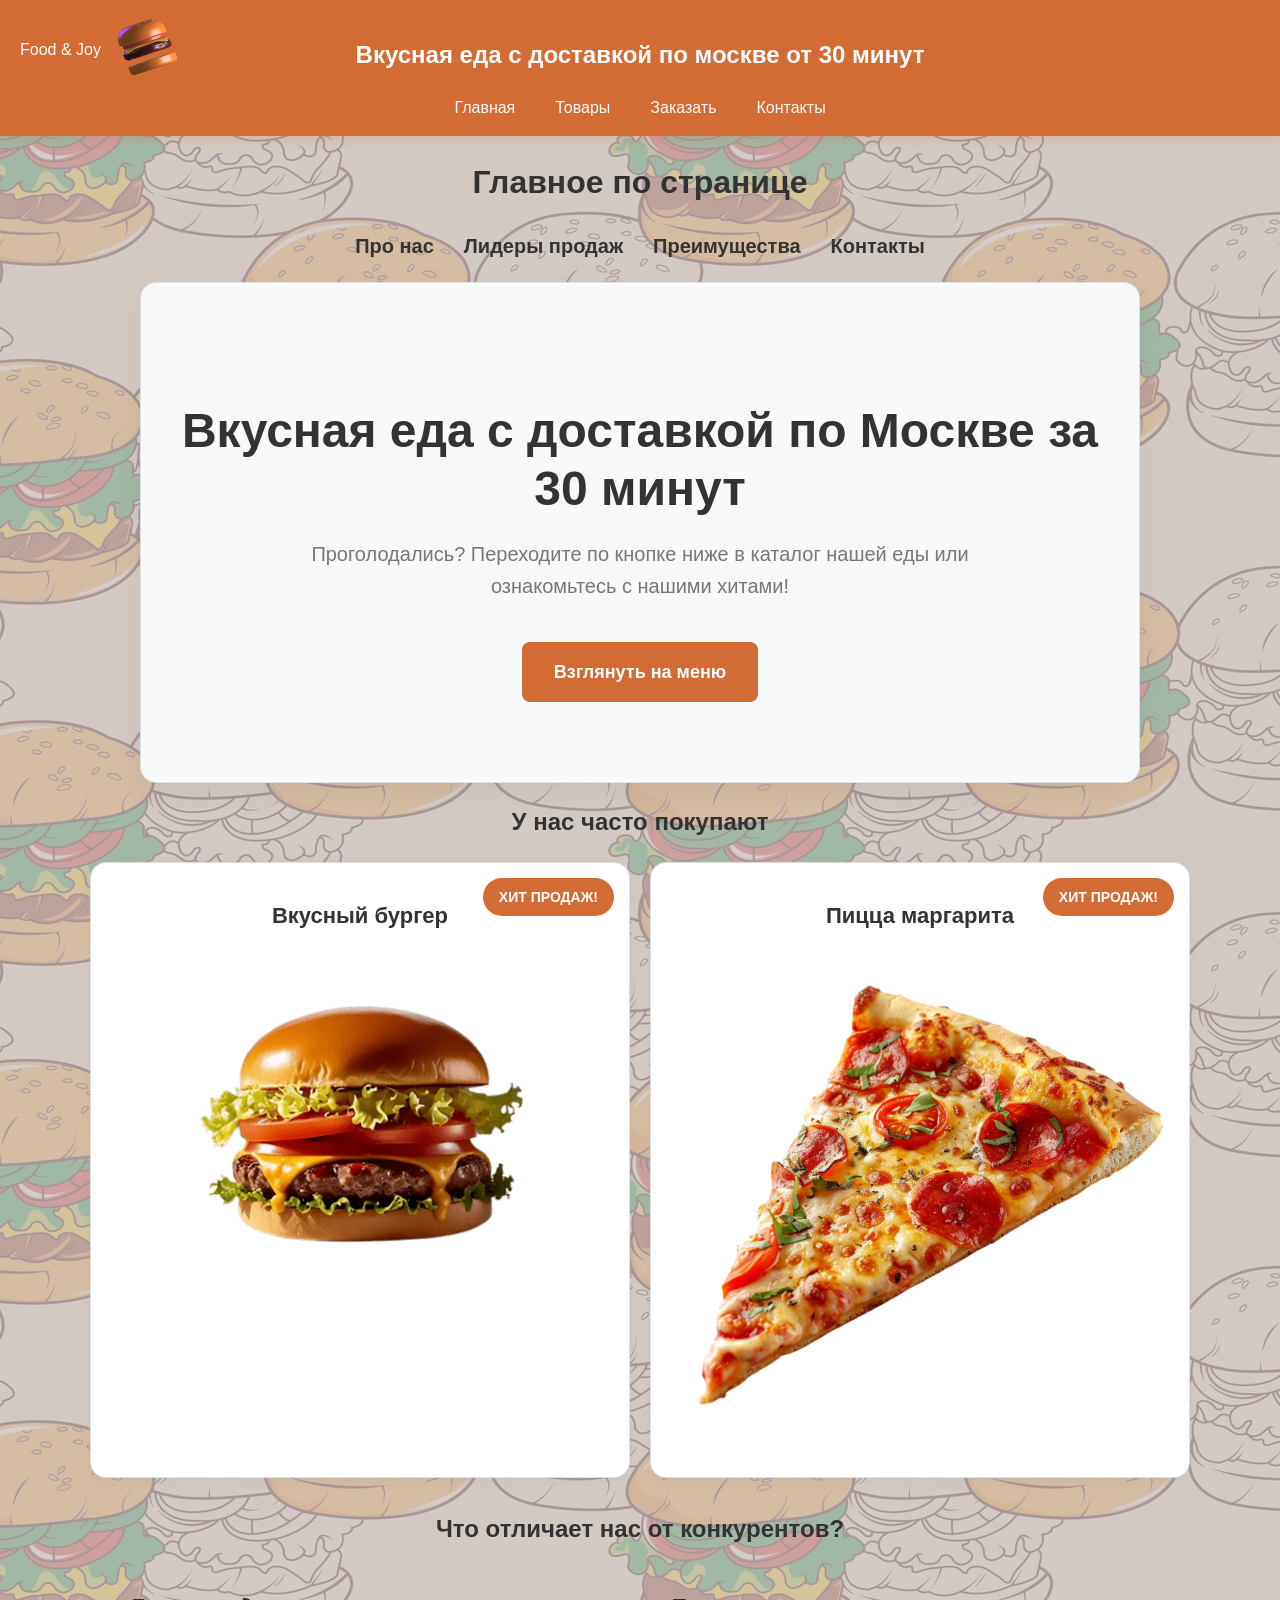
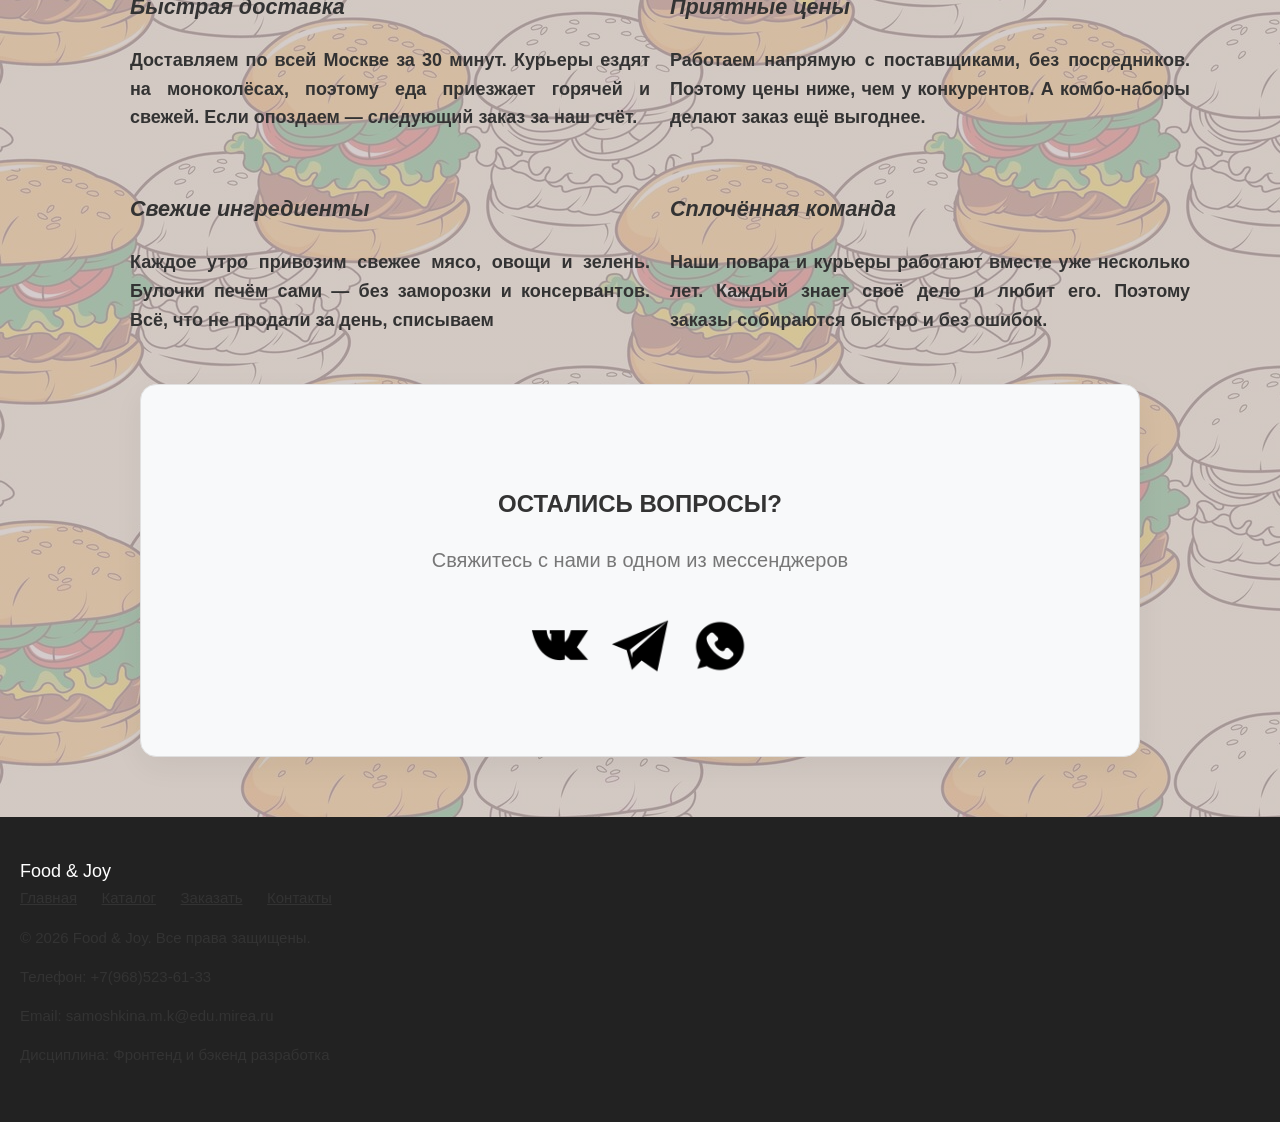
<file: index.html>
<!DOCTYPE html>
<html lang="ru">
<head>
  <meta charset="UTF-8">
  <meta name="viewport" content="width=device-width, initial-scale=1.0">
  <meta name="description" content="Food & Joy — вкусная еда с доставкой по Москве за 30 минут. Бургеры, пицца, закуски, милкшейки.">
  <title>Главная страница — Food &amp; Joy</title>
  <link rel="stylesheet" href="css/style.css">
  <link rel="stylesheet" href="css/responsive.css">
</head>


<body>
  <a href="#main-content" class="skip-link">Перейти к содержимому</a>
  <!-- Хэдер-->
  <header> 
    <div class = "site-header__content">

      <!--Логотип с текстом-->
      <div class = "site-header">
        <a href = "index.html" class = "logo">
          <span class = "logo__text">Food &amp; Joy</span>
          <img class = "logo__img" src = "./images/Logo_g.gif" alt = "Food &amp; Joy">
        </a>
        <h1 class = "site-header__title">
          Вкусная еда с доставкой по москве от 30 минут
        </h1>
      </div>
      <!--Логотип с текстом-->

      <!--Навигация по сайту-->
      <button class="nav-toggle" aria-label="Открыть меню">☰ Меню</button>
      <nav class="site-nav" id="main-nav" aria-label="Основная навигация">
        <ul class="site-nav__list">
          <li><a href="index.html">Главная</a></li>
          <li><a href="catalog.html">Товары</a></li>
          <li><a href="order.html">Заказать</a></li>
          <li><a href="contacts.html">Контакты</a></li>
        </ul>
      </nav>
      <!--Навигация по сайту-->
    </div>
  </header>
  <!-- Хэдер-->

  <!-- Основное содержимое страницы -->
    <!--Навигация по главной странице-->
  <main id="main-content">
    <div class = "main-nav">
      <h1>Главное по странице</h1>
        <ul class="main-nav__list">
          <li><a href="#about__us">Про нас</a></li>
          <li><a href="#popular">Лидеры продаж</a></li>
          <li><a href="#advantages">Преимущества</a></li>
          <li><a href="#contacts">Контакты</a></li>
        </ul>
    </div>
    <!--Навигация по главной странице-->

    <!-- hero блок -->
  <section class="hero">
    <div class="hero__content">
      <h1>Вкусная еда с доставкой по Москве за 30 минут</h1>
      <p>Проголодались? Переходите по кнопке ниже в каталог нашей еды
        или ознакомьтесь с нашими хитами!</p>
      <a class="main-hero__button" href="catalog.html">Взглянуть на меню</a>
    </div>
  </section>
  <!-- hero блок -->

    <!-- Лидеры продаж-->
    <section class = "section" id = "popular">
      <h2>У нас часто покупают</h2>
        <div class = "catalog-grid">
          <article class="catalog-card">
            <span class="catalog-card__badge">ХИТ ПРОДАЖ!</span>
            <h2>Вкусный бургер</h2>
            <a class="button-product" href = "product.html"><img src = "./images/Product1.png" alt = "Товар 1"></a>
          </article>

      <article class="catalog-card">
          <span class="catalog-card__badge">ХИТ ПРОДАЖ!</span>
          <h2>Пицца маргарита</h2>
          <a class="button-product" href = "product.html"><img src = "./images/Product5.png" alt = "Товар 5"></a>
      </article>
      </div>
    </section>
    <!-- Лидеры продаж-->

    <!-- Плашка преимуществ-->
    <section class="advantages" id = "advantages">
      <h2>Что отличает нас от конкурентов?</h2>
      <ul class="advantages__list">
        <li>
          <h3 class = "advantages__title">Быстрая доставка</h3>
          <p>
            Доставляем по всей Москве за 30 минут. Курьеры ездят 
            на моноколёсах, поэтому еда приезжает горячей 
            и свежей. Если опоздаем — следующий заказ за наш счёт.
          </p>
        </li>
        <li>
          <h3 class = "advantages__title">Приятные цены</h3>
          <p>
            Работаем напрямую с поставщиками, без посредников. 
            Поэтому цены ниже, чем у конкурентов. А комбо-наборы 
            делают заказ ещё выгоднее.
          </p>
        </li>
        <li>
          <h3 class = "advantages__title">Свежие ингредиенты</h3>
          <p>
            Каждое утро привозим свежее мясо, овощи и зелень. 
            Булочки печём сами — без заморозки и консервантов. 
            Всё, что не продали за день, списываем
          </p>
        </li>
        <li>
          <h3 class = "advantages__title">Сплочённая команда</h3>
          <p>
            Наши повара и курьеры работают вместе уже несколько лет. 
            Каждый знает своё дело и любит его. Поэтому заказы 
            собираются быстро и без ошибок.
          </p>
        </li>
      </ul>
    </section>
    <!-- Плашка преимуществ-->

    <!--Доп плашка с контактами-->
      <aside class="hero" id = "contacts">
      <h2>Остались вопросы?</h2>
      <p>
        Свяжитесь с нами в одном из мессенджеров
      </p>
      <div class="main-hero__socials">
        <a class = "main-hero__link" href = "vk.com">
          <img src = "./images/Vk_logo.png" alt="Ссылка на VK">
        </a>
        <a class = "main-hero__link" href = "telegram.com">
          <img src = "./images/Tg_logo.png" alt="Ссылка на Telegram">
        </a>
        <a class = "main-hero__link" href = "what's up.com">
          <img src = "./images/W_logo.png" alt="Ссылка на Ватсап">
        </a>
      </div>
      </aside>
  </main>
    <!--Доп плашка с контактами-->

    <!-- Подвал-->
    <footer>
      <div class = "footer">
        <span>Food & Joy</span>
        <nav class="footer__nav">
          <a href="index.html">Главная</a>
          <a href="catalog.html">Каталог</a>
          <a href="order.html">Заказать</a>
          <a href="contacts.html">Контакты</a>
        </nav>
        <div class="footer__info">
          <p>&copy; 2026 Food & Joy. Все права защищены.</p>
          <p>Телефон: +7(968)523-61-33</p>
          <p>Email: samoshkina.m.k@edu.mirea.ru</p>
          <p>Дисциплина: Фронтенд и бэкенд разработка</p>
        </div>
      </div>
    </footer>
    <!-- Подвал-->

<script src="js/main.js"></script>

</body>

</html>
</file>
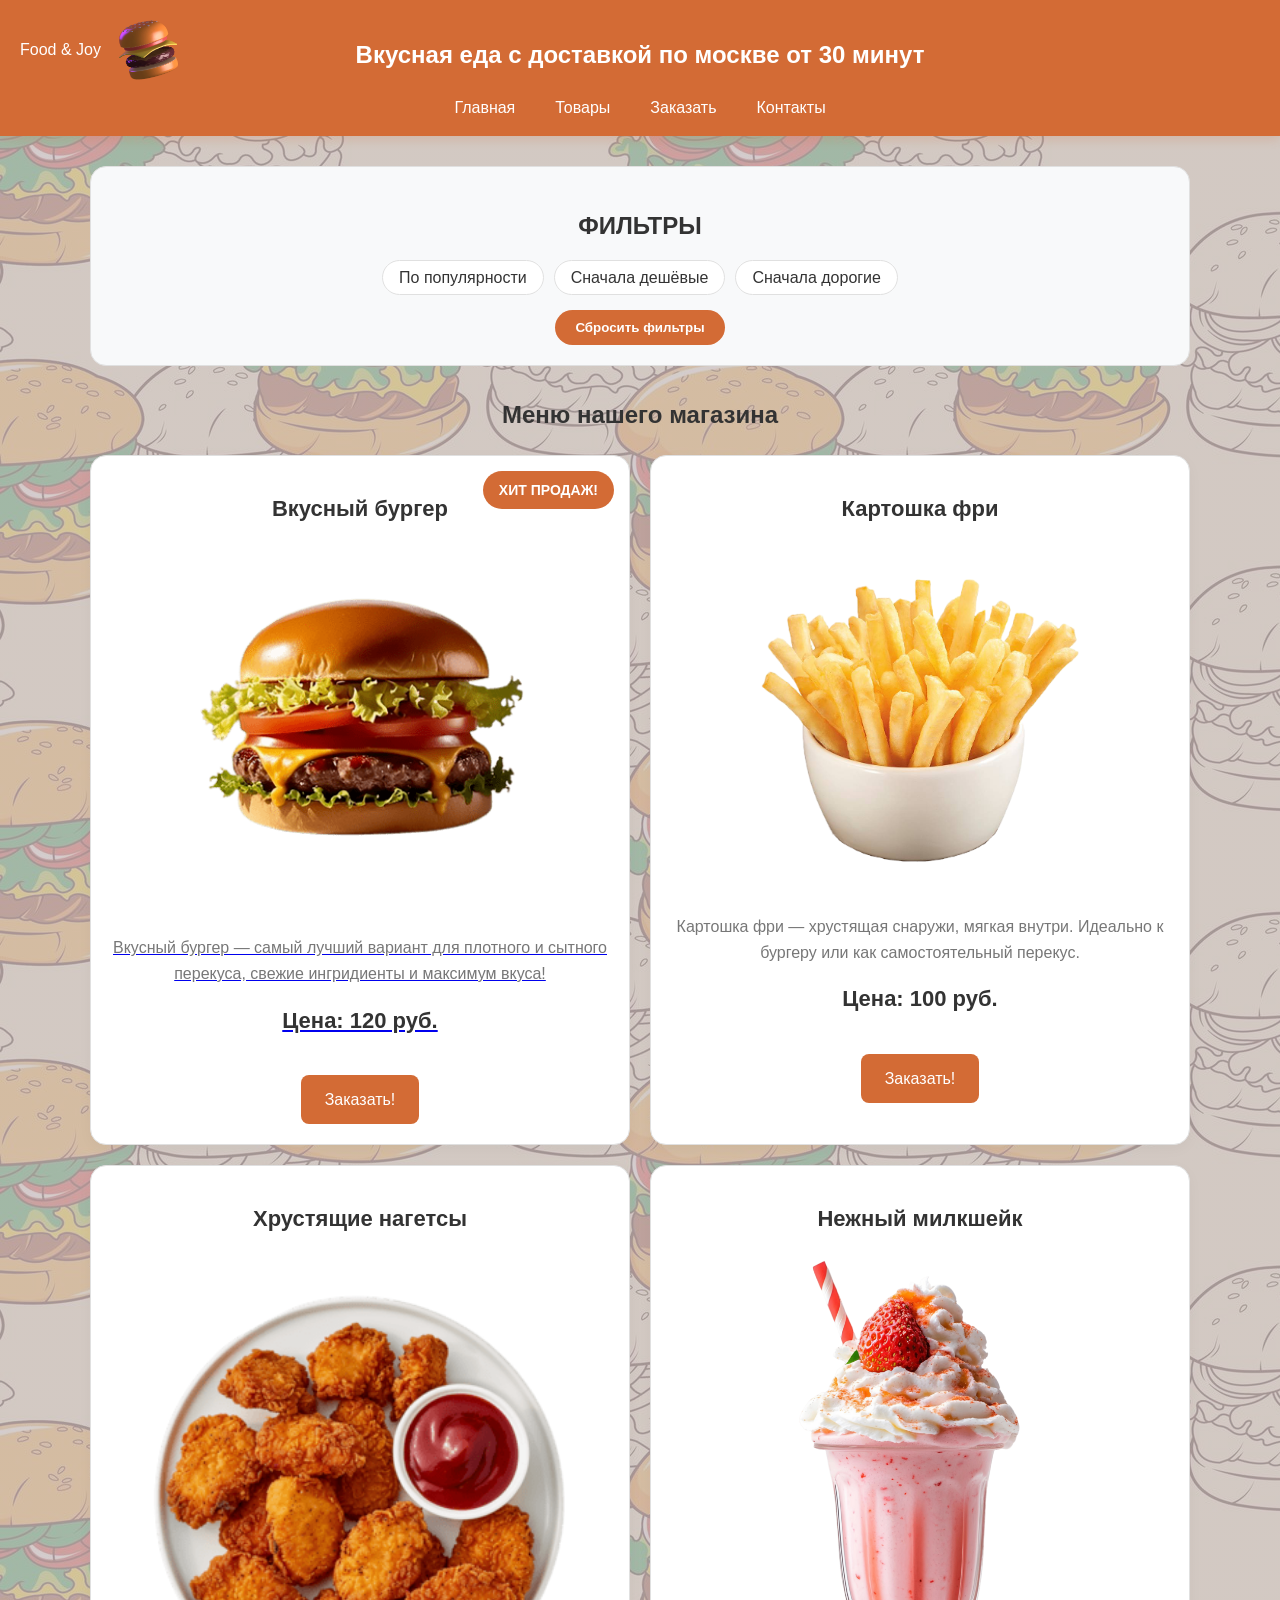
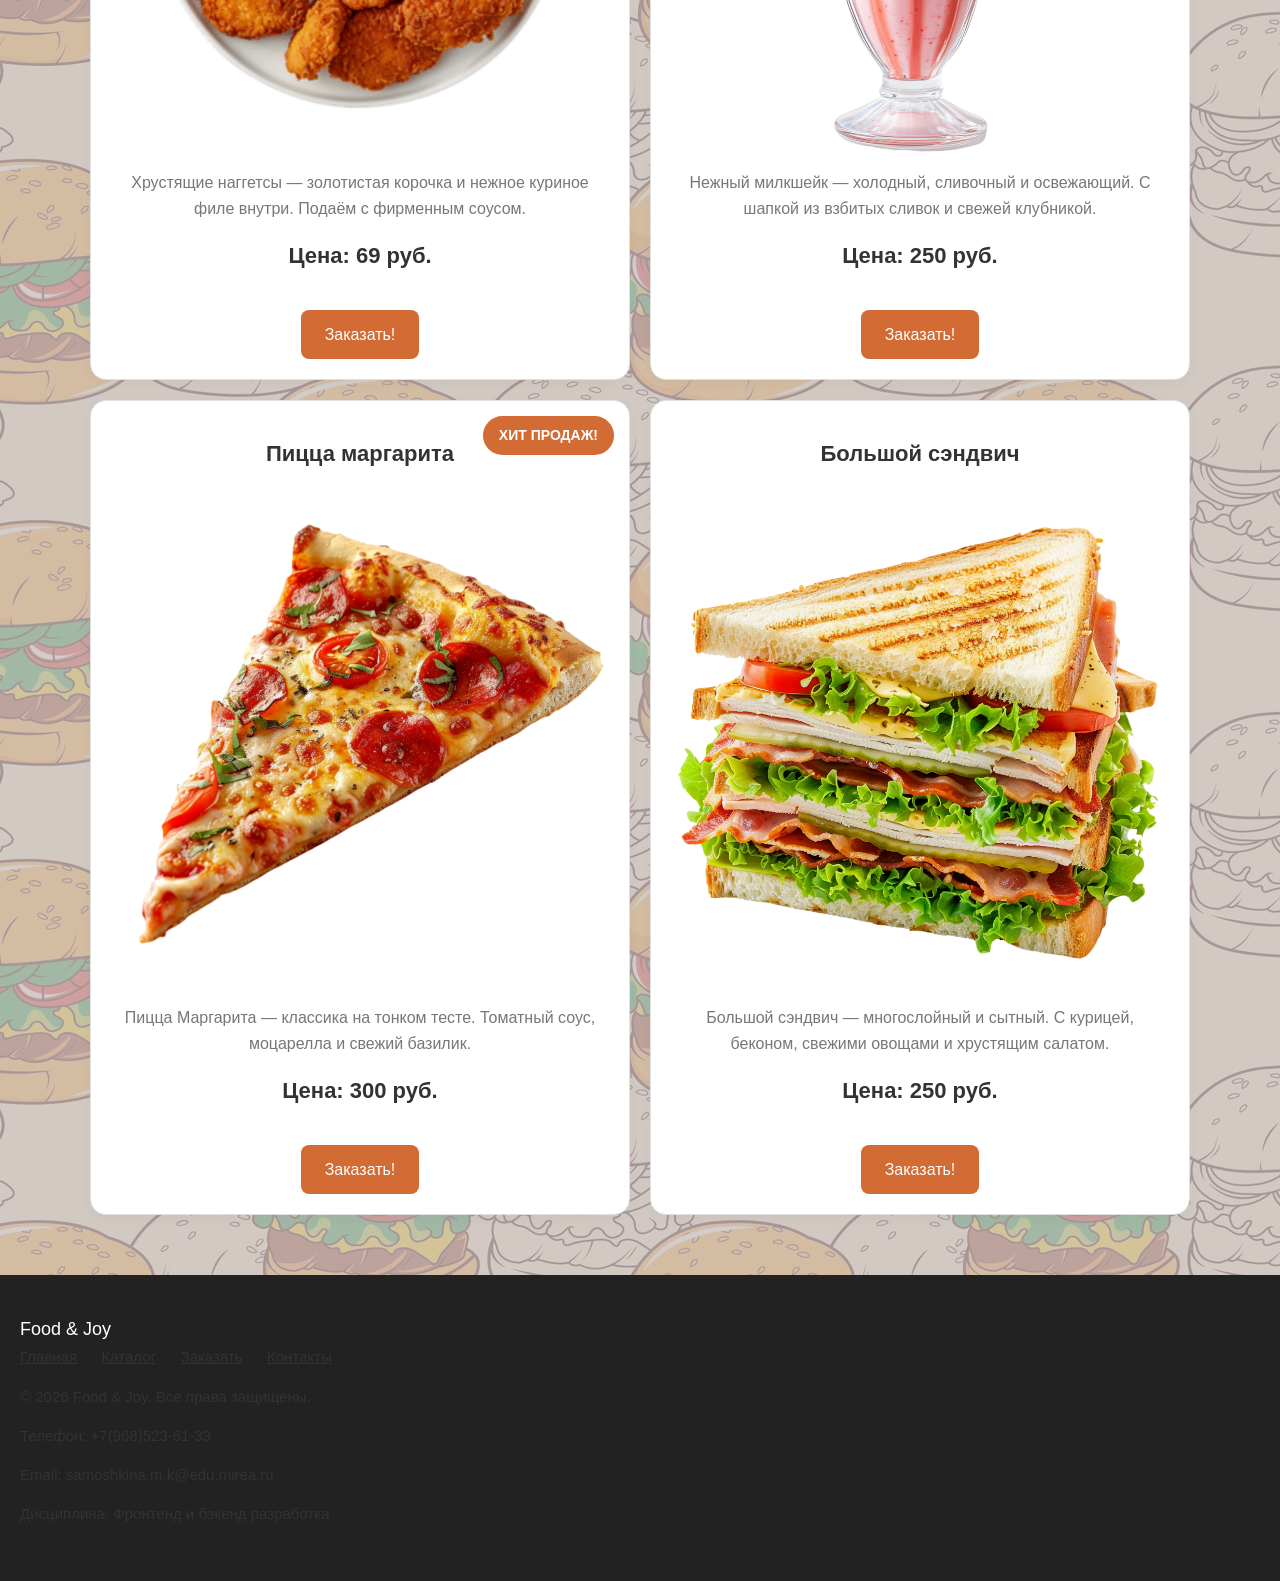
<file: catalog.html>
<!DOCTYPE html>
<html lang="ru">
<head>
    <meta charset="UTF-8">
    <meta name="viewport" content="width=device-width, initial-scale=1.0">
    <meta name="description" content="Каталог еды Food & Joy: бургеры, картошка фри, наггетсы, пицца, сэндвичи, милкшейки. Цены и состав.">
    <link rel="stylesheet" href="css/style.css">
    <link rel="stylesheet" href="css/responsive.css">
    <title>Каталог товаров — Food &amp; Joy</title>
</head>

<body>
  <a href="#main-content" class="skip-link">Перейти к содержимому</a>
<!-- Хэдер-->
<header> 
  <div class = "site-header__content">

    <!--Логотип с текстом-->
    <div class = "site-header">
      <a href = "index.html" class = "logo">
        <span class = "logo__text">Food &amp; Joy</span>
        <img class = "logo__img" src = "./images/Logo_g.gif" alt = "Food &amp; Joy">
      </a>
      <h1 class = "site-header__title">
        Вкусная еда с доставкой по москве от 30 минут
      </h1>
    </div>
    <!--Логотип с текстом-->

    <!--Навигация по сайту-->
    <button class="nav-toggle" aria-label="Открыть меню">☰ Меню</button>
    <nav class="site-nav" id="main-nav" aria-label="Основная навигация">
      <ul class="site-nav__list">
        <li><a href="index.html">Главная</a></li>
        <li><a href="catalog.html">Товары</a></li>
        <li><a href="order.html">Заказать</a></li>
        <li><a href="contacts.html">Контакты</a></li>
      </ul>
    </nav>
    <!--Навигация по сайту-->
  </div>
</header>
<!-- Хэдер-->

    <main id="main-content">

      <!-- Блок фильтров -->
      <aside class="catalog-filters">
          <h2 class="catalog-filters__title">Фильтры</h2>
          
          <!-- Сортировка -->
          <div class="catalog-filters__group">
              <ul class="catalog-filters__list">
                  <li class="catalog-filters__item">
                      <a href="#" class="catalog-filters__link">По популярности</a>
                  </li>
                  <li class="catalog-filters__item">
                      <a href="#" class="catalog-filters__link">Сначала дешёвые</a>
                  </li>
                  <li class="catalog-filters__item">
                      <a href="#" class="catalog-filters__link">Сначала дорогие</a>
                  </li>
              </ul>
          </div>
          
          <!-- Кнопка сброса -->
          <button type="button" class="catalog-filters__reset">Сбросить фильтры</button>  
      </aside>
      <!-- Блок фильтров -->

        <section class="section">
            <h1>Меню нашего магазина</h1>
            <div class = "catalog-grid">
                <article class="catalog-card">
                  <span class="catalog-card__badge">ХИТ ПРОДАЖ!</span>
                  <h2>Вкусный бургер</h2>
                  <a class="button-product" href = "product.html"><img src="./images/Product1.png" srcset="./images/Product1.png 1x" sizes="(max-width: 767px) 100vw, (max-width: 1024px) 50vw, 50vw", alt="Товар 1" loading="lazy" width="400" height="340"
>
                  <p class = "catalog-card__text">
                    Вкусный бургер — самый лучший вариант для плотного и сытного перекуса, свежие ингридиенты и максимум вкуса!
                  </p>
                  <p class = "catalog-card__price">Цена: 120 руб.</p>
                  <a class="button-order" href = "order.html">Заказать!</a>
                </article>

                <article class="catalog-card">
                  <h2>Картошка фри</h2>
                  <a class="button-product" href = "product.html"><img src = "./images/Product2.png" alt = "Товар 2"></a>
                  <p class = "catalog-card__text">
                    Картошка фри — хрустящая снаружи, мягкая внутри. Идеально к бургеру или как самостоятельный перекус.
                  </p>
                  <p class = "catalog-card__price">Цена: 100 руб.</p>
                  <a class="button-order" href = "order.html">Заказать!</a>
                </article>

                <article class="catalog-card">
                  <h2>Хрустящие нагетсы</h2>
                  <a class="button-product" href = "product.html"><img src = "./images/Product3.png" alt = "Товар 3"></a>
                  <p class = "catalog-card__text">
                    Хрустящие наггетсы — золотистая корочка и нежное куриное филе внутри. Подаём с фирменным соусом.
                  </p>
                  <p class = "catalog-card__price">Цена: 69 руб.</p>
                  <a class="button-order" href = "order.html">Заказать!</a>
                </article>

                <article class="catalog-card">
                  <h2>Нежный милкшейк</h2>
                  <a class="button-product" href = "product.html"><img src = "./images/Product4.png" alt = "Товар 4"></a>
                  <p class = "catalog-card__text">
                    Нежный милкшейк — холодный, сливочный и освежающий. С шапкой из взбитых сливок и свежей клубникой.
                  </p>
                  <p class = "catalog-card__price">Цена: 250 руб.</p>
                  <a class="button-order" href = "order.html">Заказать!</a>
                </article>

                <article class="catalog-card">
                  <span class="catalog-card__badge">ХИТ ПРОДАЖ!</span>
                  <h2>Пицца маргарита</h2>
                  <a class="button-product" href = "product.html"><img src = "./images/Product5.png" alt = "Товар 5"></a>
                  <p class = "catalog-card__text">
                    Пицца Маргарита — классика на тонком тесте. Томатный соус, моцарелла и свежий базилик.
                  </p>
                  <p class = "catalog-card__price">Цена: 300 руб.</p>
                  <a class="button-order" href = "order.html">Заказать!</a>
                </article>

                <article class="catalog-card">
                  <h2>Большой сэндвич</h2>
                  <a class="button-product" href = "product.html"><img src = "./images/Product6.png" alt = "Товар 6"></a>
                  <p class = "catalog-card__text">
                    Большой сэндвич — многослойный и сытный. С курицей, беконом, свежими овощами и хрустящим салатом.
                  </p>
                  <p class = "catalog-card__price">Цена: 250 руб.</p>
                  <a class="button-order" href = "order.html">Заказать!</a>
                </article>
            </div>
        </section>
    </main>

    <!-- Подвал-->
  <footer>
    <div class = "footer">
      <span>Food & Joy</span>
      <nav class="footer__nav">
        <a href="index.html">Главная</a>
        <a href="catalog.html">Каталог</a>
        <a href="order.html">Заказать</a>
        <a href="contacts.html">Контакты</a>
      </nav>
      <div class="footer__info">
        <p>&copy; 2026 Food & Joy. Все права защищены.</p>
        <p>Телефон: +7(968)523-61-33</p>
        <p>Email: samoshkina.m.k@edu.mirea.ru</p>
        <p>Дисциплина: Фронтенд и бэкенд разработка</p>
      </div>
    </div>
  </footer>
  <!-- Подвал-->

<script src="js/main.js"></script>
</body>
</html>
</file>
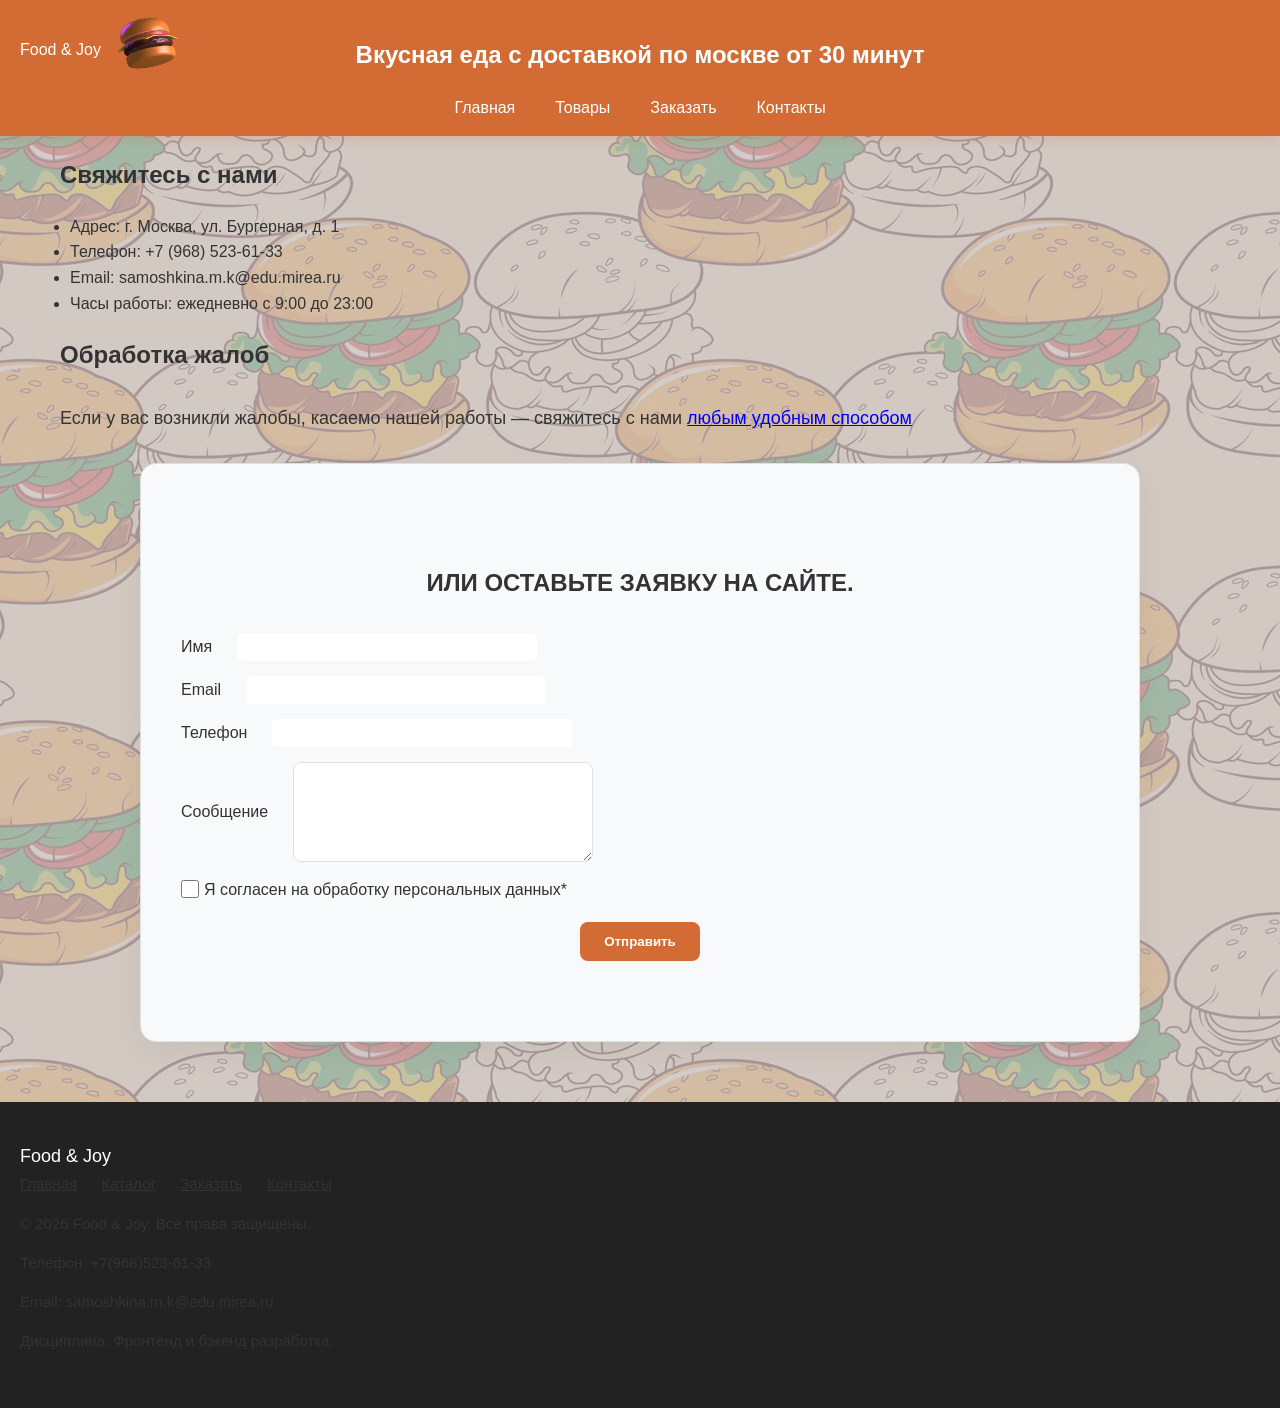
<file: contacts.html>
<!DOCTYPE html>
<html lang="ru">
<head>
    <meta charset="UTF-8">
    <meta name="viewport" content="width=device-width, initial-scale=1.0">
    <meta name="description" content="Контакты Food & Joy: адрес, телефон, email, часы работы. Форма обратной связи.">
    <link rel="stylesheet" href="css/style.css">
    <link rel="stylesheet" href="css/responsive.css">
    <title>Контактная информация</title>
</head>

<body>
<a href="#main-content" class="skip-link">Перейти к содержимому</a>
<!-- Хэдер-->
<header> 
  <div class = "site-header__content">

    <!--Логотип с текстом-->
    <div class = "site-header">
      <a href = "index.html" class = "logo">
        <span class = "logo__text">Food &amp; Joy</span>
        <img class = "logo__img" src = "./images/Logo_g.gif" alt = "Food &amp; Joy">
      </a>
      <h1 class = "site-header__title">
        Вкусная еда с доставкой по москве от 30 минут
      </h1>
    </div>
    <!--Логотип с текстом-->

    <!--Навигация по сайту-->
    <button class="nav-toggle" aria-label="Открыть меню">☰ Меню</button>
    <nav class="site-nav" id="main-nav" aria-label="Основная навигация">
      <ul class="site-nav__list">
        <li><a href="index.html">Главная</a></li>
        <li><a href="catalog.html">Товары</a></li>
        <li><a href="order.html">Заказать</a></li>
        <li><a href="contacts.html">Контакты</a></li>
      </ul>
    </nav>
    <!--Навигация по сайту-->
  </div>
</header>
<!-- Хэдер-->

    <main id="main-content">
      <section class="contacts-info">
      <h1>Свяжитесь с нами</h1>
      <ul class="contacts-info__list">
          <li>Адрес: г. Москва, ул. Бургерная, д. 1</li>
          <li>Телефон: +7 (968) 523-61-33</li>
          <li>Email: samoshkina.m.k@edu.mirea.ru</li>
          <li>Часы работы: ежедневно с 9:00 до 23:00</li>
      </ul>
    </section>

      <div class = "contacts-info__text">
          <h2>Обработка жалоб</h2>
          <p>Если у вас возникли жалобы, касаемо нашей работы 
              — свяжитесь с нами <a href="index.html#contacts">любым удобным способом</a> 
          </p>
      </div>
      
      <!--Заявка жалоба, оформлена как заказ пока что для упрощения-->
      <form class="hero" action="#" method="post">

        <h2 class="contacts-form__title">или оставьте заявку на сайте.</h2>
    
        <div class="order-form__box">
            <label for="name">
              Имя
            </label>
            <input type="text" id="name" name="name" class="order-form__input" required>
        </div>
        
        <div class="order-form__box">
            <label for="email">
              Email
            </label>
            <input type="email" id="email" name="email" class="order-form__input" required>
        </div>
        
        <div class="order-form__box">
            <label for="phone">
              Телефон
            </label>
            <input type="tel" id="phone" name="phone" class="order-form__input">
        </div>
        
        <div class="order-form__box">
            <label for="message">
              Сообщение
            </label>
            <textarea id="message" name="message" class="order-form__comment" required></textarea>
        </div>
        
        <div class="order-form__box">
            <input type="checkbox" id="agree" name="agree" required>
            <label for="agree">
              Я согласен на обработку персональных данных*
            </label>
        </div>

        <button type="submit" class="order-form__button">
          Отправить
        </button>
        <!--Заявка жалоба, оформлена как заказ пока что для упрощения-->
        
      </form>
        
    </main>

    <!-- Подвал-->
  <footer>
    <div class = "footer">
      <span>Food & Joy</span>
      <nav class="footer__nav">
        <a href="index.html">Главная</a>
        <a href="catalog.html">Каталог</a>
        <a href="order.html">Заказать</a>
        <a href="contacts.html">Контакты</a>
      </nav>
      <div class="footer__info">
        <p>&copy; 2026 Food & Joy. Все права защищены.</p>
        <p>Телефон: +7(968)523-61-33</p>
        <p>Email: samoshkina.m.k@edu.mirea.ru</p>
        <p>Дисциплина: Фронтенд и бэкенд разработка</p>
      </div>
    </div>
  </footer>
  <!-- Подвал-->

<script src="js/main.js"></script>
</body>
</html>
</file>
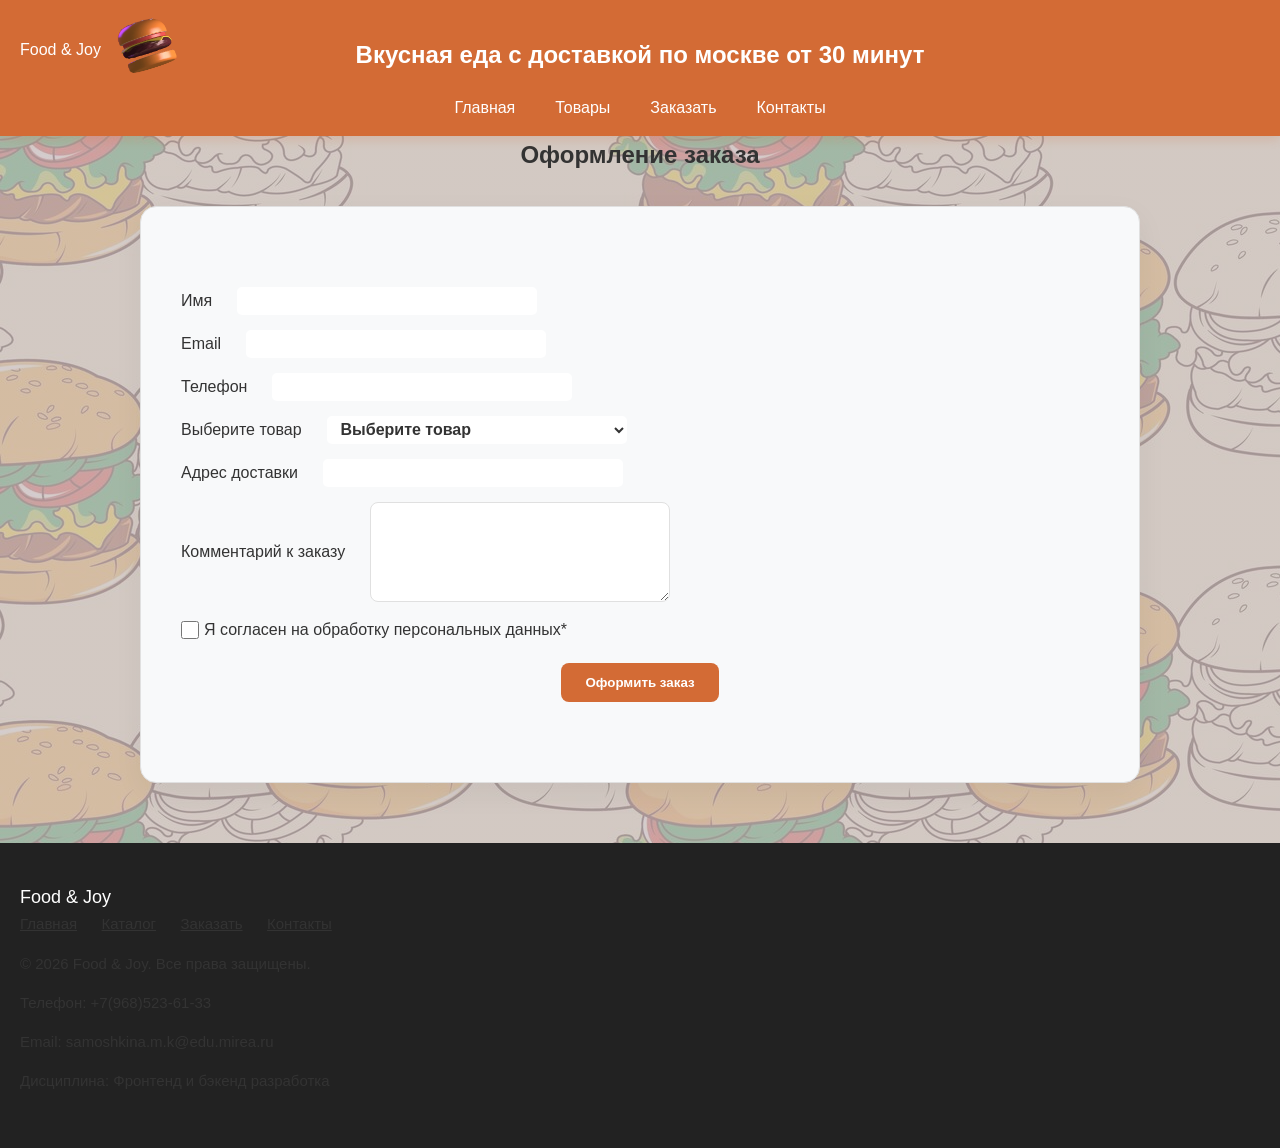
<file: order.html>
<!DOCTYPE html>
<html lang="ru">
<head>
    <meta charset="UTF-8">
    <meta name="viewport" content="width=device-width, initial-scale=1.0">
    <meta name="description" content="Оформите заказ еды в Food & Joy. Быстрая доставка по Москве за 30 минут.">
    <link rel="stylesheet" href="css/style.css">
    <link rel="stylesheet" href="css/responsive.css">
    <title>Оформление товара</title>
</head>

<body>
<a href="#main-content" class="skip-link">Перейти к содержимому</a>
<!-- Хэдер-->
<header> 
  <div class = "site-header__content">

    <!--Логотип с текстом-->
    <div class = "site-header">
      <a href = "index.html" class = "logo">
        <span class = "logo__text">Food &amp; Joy</span>
        <img class = "logo__img" src = "./images/Logo_g.gif" alt = "Food &amp; Joy">
      </a>
      <h1 class = "site-header__title">
        Вкусная еда с доставкой по москве от 30 минут
      </h1>
    </div>
    <!--Логотип с текстом-->

    <!--Навигация по сайту-->
    <button class="nav-toggle" aria-label="Открыть меню">☰ Меню</button>
    <nav class="site-nav" id="main-nav" aria-label="Основная навигация">
      <ul class="site-nav__list">
        <li><a href="index.html">Главная</a></li>
        <li><a href="catalog.html">Товары</a></li>
        <li><a href="order.html">Заказать</a></li>
        <li><a href="contacts.html">Контакты</a></li>
      </ul>
    </nav>
    <!--Навигация по сайту-->
  </div>
</header>
<!-- Хэдер-->

  <main id="main-content">
    
    <section class="section">
      <h1 class="section">Оформление заказа</h1>
    </section>

    <!-- Оформление заказа -->
    <section class="hero">
      <form class="order__form" action="#" method="post">

        <div class="order-form__box">
            <label for="order-name">
              Имя
            </label>
            <input type="text" id="order-name" name="name" class="order-form__input" required>
        </div>
        
        <div class="order-form__box">
            <label for="order-email">
              Email
            </label>
            <input type="email" id="order-email" name="email" class="order-form__input" required>
        </div>
        
        <div class="order-form__box">
            <label for="order-phone">
              Телефон
            </label>
            <input type="tel" id="order-phone" name="phone" class="order-form__input" required>
        </div>
        
        <div class="order-form__box"> 
            <label for="order-product">
              Выберите товар
            </label>
            <select id="order-product" name="product" class="order-form__input" required>
                <option>Выберите товар</option> <!--Пока убрала value из выбора для упрощения-->
                <option>Вкусный бургер</option>
                <option>Картошка фри</option>
                <option>Хрустящие нагетсы</option>
                <option>Нежный милкшейк</option>
                <option>Пицца маргарита</option>
                <option>Большой сэндвич</option>
            </select>
        </div>
        
        <div class="order-form__box">
            <label for="order-address">
              Адрес доставки
            </label>
            <input type="text" id="order-address" name="address" class="order-form__input" required>
        </div>
        
        <div class="order-form__box">
            <label for="order-comment">
              Комментарий к заказу
            </label>
            <textarea id="order-comment" name="comment" class="order-form__comment"></textarea>
        </div>
        
        <div class="order-form__box">
            <input type="checkbox" id="order-agree" name="agree" required>
            <label for="order-agree">
              Я согласен на обработку персональных данных*
            </label>
        </div>
        
        <button type="submit" class="order-form__button">
          Оформить заказ
        </button>

      </form>
    </section>
    <!-- Оформление заказа -->

  </main>

  <!-- Подвал-->
  <footer>
    <div class = "footer">
      <span>Food & Joy</span>
      <nav class="footer__nav">
        <a href="index.html">Главная</a>
        <a href="catalog.html">Каталог</a>
        <a href="order.html">Заказать</a>
        <a href="contacts.html">Контакты</a>
      </nav>
      <div class="footer__info">
        <p>&copy; 2026 Food & Joy. Все права защищены.</p>
        <p>Телефон: +7(968)523-61-33</p>
        <p>Email: samoshkina.m.k@edu.mirea.ru</p>
        <p>Дисциплина: Фронтенд и бэкенд разработка</p>
      </div>
    </div>
  </footer>
  <!-- Подвал-->

<script src="js/main.js"></script>
</body>
</html>
</file>
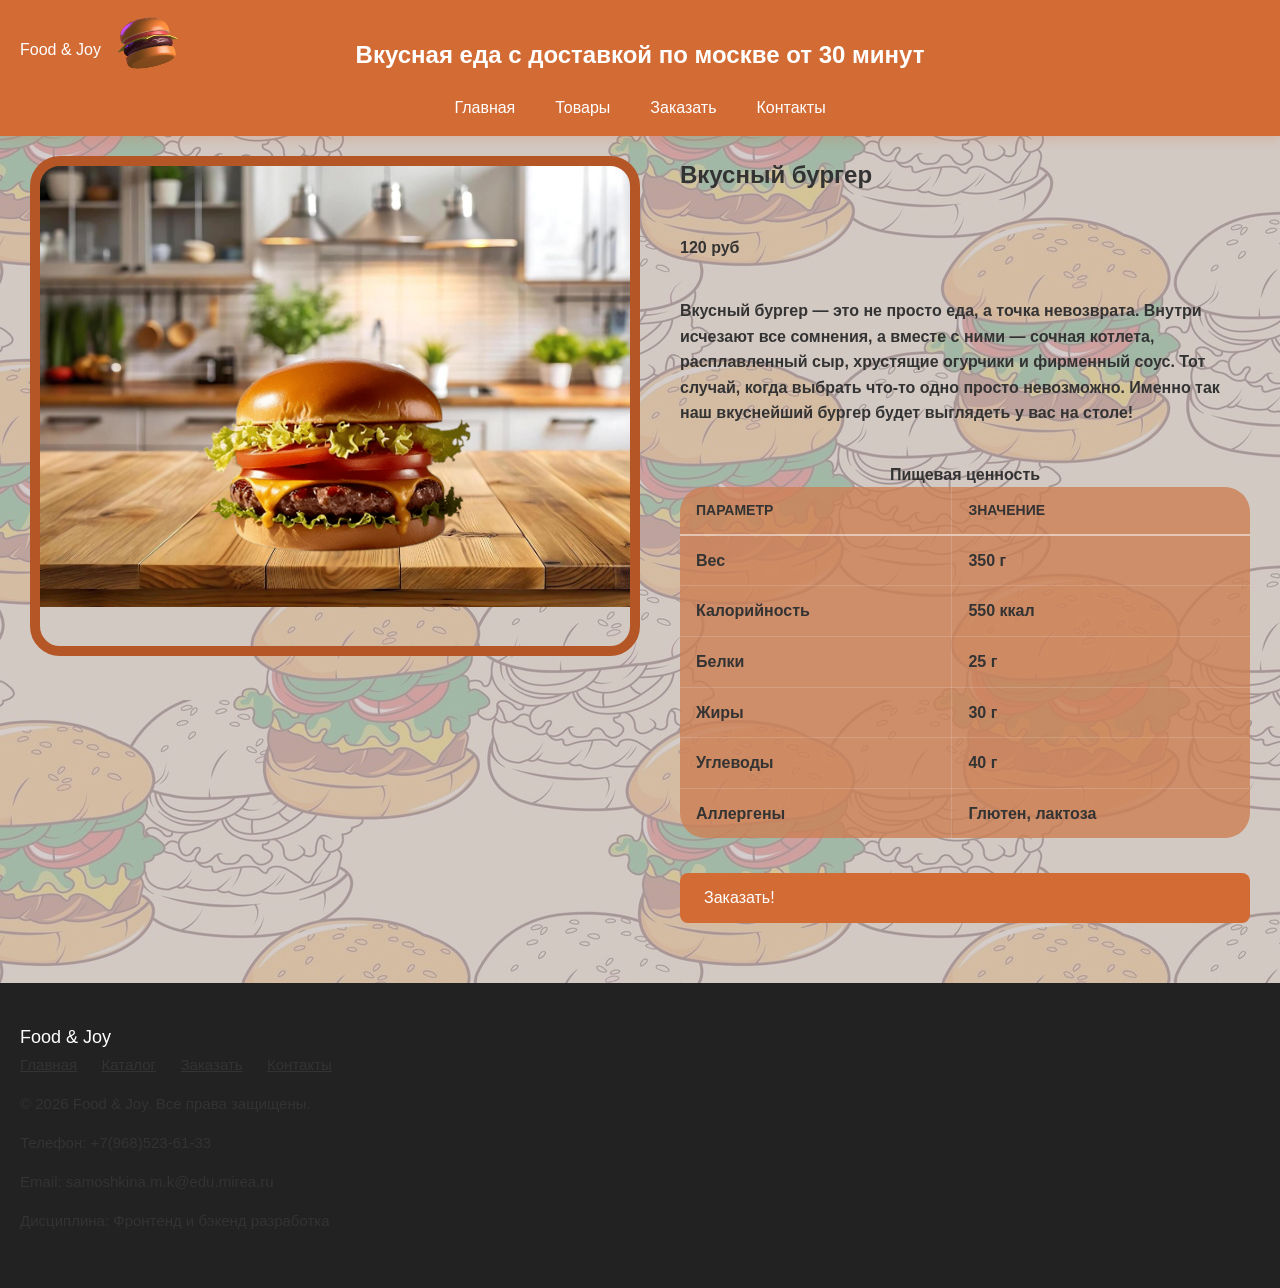
<file: product.html>
<!DOCTYPE html>
<html lang="ru">
<head>
    <meta charset="UTF-8">
    <meta name="viewport" content="width=device-width, initial-scale=1.0">
    <meta name="description" content="Вкусный бургер — 120 руб. Состав, калорийность, аллергены. Доставка за 30 минут.">
    <link rel="stylesheet" href="css/style.css">
    <link rel="stylesheet" href="css/responsive.css">
    <title>Карточка товара</title>
</head>

<body>
<a href="#main-content" class="skip-link">Перейти к содержимому</a>
<!-- Хэдер-->
<header> 
  <div class = "site-header__content">

    <!--Логотип с текстом-->
    <div class = "site-header">
      <a href = "index.html" class = "logo">
        <span class = "logo__text">Food &amp; Joy</span>
        <img class = "logo__img" src = "./images/Logo_g.gif" alt = "Food &amp; Joy">
      </a>
      <h1 class = "site-header__title">
        Вкусная еда с доставкой по москве от 30 минут
      </h1>
    </div>
    <!--Логотип с текстом-->

    <!--Навигация по сайту-->
    <button class="nav-toggle" aria-label="Открыть меню">☰ Меню</button>
    <nav class="site-nav" id="main-nav" aria-label="Основная навигация">
      <ul class="site-nav__list">
        <li><a href="index.html">Главная</a></li>
        <li><a href="catalog.html">Товары</a></li>
        <li><a href="order.html">Заказать</a></li>
        <li><a href="contacts.html">Контакты</a></li>
      </ul>
    </nav>
    <!--Навигация по сайту-->
  </div>
</header>
<!-- Хэдер-->

  <main id="main-content">
    <article class = "product-card-grid">

      <div class = "product-card">
        <img src = "./images/Product1.png" alt = "Товар 1">
      </div>
      
      <div class = "product-card__text">
        <h2>Вкусный бургер</h2>
        <h4>120 руб</h4>
        <p>
          Вкусный бургер — это не просто еда, а точка невозврата. Внутри исчезают все сомнения, 
          а вместе с ними — сочная котлета, расплавленный сыр, хрустящие огурчики и фирменный соус. 
          Тот случай, когда выбрать что-то одно просто невозможно. 
          Именно так наш вкуснейший бургер будет выглядеть 
          у вас на столе! 
        </p>

       <div class="table-pc">
          <table class="product__table">
            <caption>Пищевая ценность</caption>
            <thead>
              <tr>
                <th>Параметр</th>
                <th>Значение</th>
              </tr>
            </thead>
            <tbody>
              <tr><td>Вес</td><td>350 г</td></tr>
              <tr><td>Калорийность</td><td>550 ккал</td></tr>
              <tr><td>Белки</td><td>25 г</td></tr>
              <tr><td>Жиры</td><td>30 г</td></tr>
              <tr><td>Углеводы</td><td>40 г</td></tr>
              <tr><td>Аллергены</td><td>Глютен, лактоза</td></tr>
            </tbody>
          </table>
        </div>

        <div class="table-mobile">
          <h3 class="table-mobile__title">Пищевая ценность</h3>
          <ul class="table-mobile__list">
            <li><span>Вес</span> <strong>350 г</strong></li>
            <li><span>Калорийность</span> <strong>550 ккал</strong></li>
            <li><span>Белки</span> <strong>25 г</strong></li>
            <li><span>Жиры</span> <strong>30 г</strong></li>
            <li><span>Углеводы</span> <strong>40 г</strong></li>
            <li><span>Аллергены</span> <strong>Глютен, лактоза</strong></li>
          </ul>
        </div>

         <a class="button-order" href="order.html">Заказать!</a>
    </article>

  </main>

  <!-- Подвал-->
  <footer>
    <div class = "footer">
      <span>Food & Joy</span>
      <nav class="footer__nav">
        <a href="index.html">Главная</a>
        <a href="catalog.html">Каталог</a>
        <a href="order.html">Заказать</a>
        <a href="contacts.html">Контакты</a>
      </nav>
      <div class="footer__info">
        <p>&copy; 2026 Food & Joy. Все права защищены.</p>
        <p>Телефон: +7(968)523-61-33</p>
        <p>Email: samoshkina.m.k@edu.mirea.ru</p>
        <p>Дисциплина: Фронтенд и бэкенд разработка</p>
      </div>
    </div>
  </footer>
  <!-- Подвал-->

<script src="js/main.js"></script>
</body>
</html>
</file>
<file: css/style.css>
:root {
    --color-bg: #ffffff;         
    --color-text: #333333;        
    --color-text-light: #777777;  
    
    --color-accent: #d36b35;       
    --color-accent-dark: #b55626; 
    
    --color-border: #e0e0e0;      
    --color-bg-light: #f8f9fa;    
    --color-bg-dark: #2c3e50;     
    
    --space-sm: 8px;
    --space-md: 16px;
    --space-lg: 32px;
    --radius-sm: 8px;
    --radius-md: 16px;
}

/* 
  Универсальное правило для всех элементов.
  border-box делает расчёт размеров более понятным:
  width включает content, padding и border.
*/
* {
  box-sizing: border-box;
  font-family:'Lucida Sans', 'Lucida Sans Regular', 'Lucida Grande', 'Lucida Sans Unicode', Geneva, Verdana, sans-serif;
}

/*Основные стили для нескольких страниц и элементов*/
main {
  margin-left: 30px;
  margin-right: 30px;
}
/*Тексты внутри хиро блоков*/
.hero h2 { 
  text-align: left;
  color: var(--color-text);
  text-transform: uppercase;
}

.hero p {
  color: var(--color-text);
  text-align: left;
  font-size: 18px;
}
/*Тексты внутри хиро блоков*/

.main-about p, .contacts-info__text p { /*Абзацы на главной + в контактах*/
  color: var(--color-text);
  margin: 30px;
  font-size: 18px;
  text-align: justify;
}

.main-nav h1 {
  text-align: center;
}

.main-nav__list {
  padding: 0;
  margin: 0;
  list-style: none;
  display: flex;           
  gap: 120px;               
  justify-content: center;
  font-weight: bold;
}

.main-nav a {
  text-decoration: none;
  color: var(--color-text);
  font-size: 20px;
  margin-bottom: 8px;
}

.main-nav a:hover {
  color: var(--color-bg);
  background-color: var(--color-accent);
  padding: 10px 10px;
  border-radius: var(--radius-sm);
}

.contacts-info h1 { /*Заголовок на главной + в контактах*/
  text-align: left;
  color: var(--color-text);
  font-weight: bold;
  margin-left: 30px;
}

.section h1 { /*Заголовок в центре у каталога + оформление заказа*/
  text-align: center;
  color: var(--color-text);
}

.main-about h2, .contacts-info__text h2{ /*Подзаголовки у текстов наглавной странице + в контактах*/
  text-align: left;
  color: var(--color-text);
  margin-left: 30px;
}

.advantages h2, .section h2 { /*Два подзаголовка посередине на главной странице*/
  color: var(--color-text);
  text-align: center;
}

body {
    margin: 0;
    line-height: 1.6;
    color: var(--color-text);
    background-color: var(--color-bg); 
    background-image: url(../images/Back.png), linear-gradient(rgba(75, 43, 49, 0.3), rgba(75, 43, 49, 0.3));
}


/*ШАПКА*/
header {
    background: var(--color-accent); 
    border-bottom: none;
    color: #ffffff;
    position: sticky;   
    top: 0;            
    z-index: 999;
    padding: 15px 0;       
    box-shadow: 0 4px 10px rgba(211, 107, 53, 0.2);
}

.site-header__content{
  max-width: 1400px;
  margin: 0 auto;
  padding: 0 20px;
  text-align: left;      
  justify-content: flex-start; 
}

.site-header {
    display: flex;
    align-items: center;  
    position: relative;        
    gap: 30px;                    
    margin-bottom: 20px;          
}

.logo{
  display: inline-flex;
  align-items: center;
  gap: 15px;   
  text-decoration: none; 
  flex-shrink: 0;
}

.logo__text {
    color: #ffffff; 
}

.logo__img {
  width: 70px;
  height: 70px;
  display: block;
}

.site-header__title {
  position: absolute;
  left: 50%;
  transform: translateX(-50%); 
  text-align: center;
  margin: 0;
  font-size: 28px;
  color: #ffffff;
  white-space: nowrap; 
}

.site-nav__list {
  padding: 0;
  margin: 0;
  list-style: none;
  display: flex;           
  gap: 60px;               
  justify-content: center;
}

.site-nav__list li {
  margin-bottom: 0;
}

/*Сами ссылки*/
.site-nav__list a {
  color: #ffffff;
  font-weight: 500;
  text-decoration: none; 
  transition: opacity 0.3s;
}

.site-nav__list a:hover {
  color: #ffffff;
  text-decoration: underline;
  font-weight: bold;
}

/*Сами ссылки*/
/*ШАПКА*/

/*ГЛАВНАЯ СТРАНИЦА*/

/*hero блок*/
.hero {
  max-width: 1000px;
  margin: 40px auto;
  padding: 80px 40px;
  background-color: var(--color-bg-light); 
  border: 1px solid var(--color-border);
  border-radius: var(--radius-md);
  text-align: center;
  box-shadow: 0 10px 30px rgba(0, 0, 0, 0.05); 
}

.hero h2, 
.hero h1,
.hero p {
  text-align: center;
  color: var(--color-text);
}

.hero h1 {
  font-size: 48px;
  line-height: 1.2;
  margin-bottom: 20px;
}

.hero p {
  font-size: 20px;
  color: var(--color-text-light);
  max-width: 700px;
  margin: 0 auto 40px auto; 
}

.main-hero__socials {
    display: flex;
    justify-content: center;
    gap: 20px;
    margin-top: 20px;
}

.main-hero__link img {
    width: 50px;
    height: 50px;
}

.contacts-form__title {
    text-align: center;
    margin-bottom: 30px;
    color: var(--color-text);
}

.main-hero__button {
  display: inline-block;
  padding: 16px 32px;
  font-size: 18px;
  font-weight: bold;
  color: #ffffff;
  background-color: var(--color-accent);
  text-decoration: none;
  border-radius: var(--radius-sm);
  transition: background-color 0.3s ease;
  animation: none; 
}

.main-hero__button:hover {
  background-color: var(--color-accent-dark);
}

@keyframes button-animation{
  0%{
    transform: scale(0.8);
  }
  50%{
    transform: scale(1);
  }
  100%{
    transform: scale(0.8);
  }
}
/*hero блок*/

/*Преимущества*/
.advantages {
    max-width: 1100px;
    margin: 0 auto 32px; 
}

.advantages p {
  font-weight: 650;
}

.advantages__title {
    text-align: left  ;
    color: var(--color-text);
    font-style: italic  ;
    font-weight: 900;
    font-size: larger;
}

.advantages__list {
    list-style: none;
    display: grid;
    grid-template-columns: 1fr 1fr;   /*две колонки*/
    gap: 40px 60px; /*строки - столбцы*/
    font-size: 18px;
    text-align: justify;
}
/*Преимущества*/

/*Контакты хиро блок*/
.main-hero__socials {
    display: flex;                            
    align-items: center;        
}

.main-hero__link {
    display: inline-flex;      
}

.main-hero__link img {
    width: 60px;
    height: 60px;
    gap: 90px;;
    display: block;             
}
/*Контакты хиро блок*/

/*Плашка ХИТ на карточке товара*/
.catalog-card__badge { 
    position: absolute;         
    top: 15px;
    right: 15px;             
    background-color: var(--color-accent);
    color: #ffffff;
    font-size: 14px;
    font-weight: bold;
    font-style: normal;
    padding: 8px 16px;
    border-radius: 20px;
    z-index: 2; 
    transform: none;        
    clip-path: none;
}
/*Плашка ХИТ на карточке товара*/
/*ГЛАВНАЯ СТРАНИЦА*/

/*КАТАЛОГ*/
/*ФИЛЬТРЫ*/
.catalog-filters {
    max-width: 1100px;
    margin: 30px auto;
    padding: 20px;
    background-color: var(--color-bg-light);
    border: 1px solid var(--color-border);
    border-radius: var(--radius-md);
}

.catalog-filters__title {
    color: var(--color-text);
    margin-bottom: 20px;
    text-align: center;
    text-transform: uppercase;
    font-weight: 600;
}

.catalog-filters__list {
    list-style: none;
    padding: 0;
    margin: 0 0 20px;
    display: flex;
    gap: 10px;
    justify-content: center;
    flex-wrap: wrap;
}

.catalog-filters__link {
    padding: 8px 16px;
    background-color: #ffffff;
    color: var(--color-text);
    border: 1px solid var(--color-border);
    text-decoration: none;
    border-radius: 20px;
    transition: all 0.3s ease;
}

.catalog-filters__link:hover {
    background-color: var(--color-accent);
    color: #ffffff;
    border-color: var(--color-accent);
}

.catalog-filters__reset {
    padding: 10px 20px;
    background-color: var(--color-accent);
    color: #ffffff;
    border: none;
    border-radius: 20px;
    cursor: pointer;
    font-weight: bold;
    display: block;
    margin: 0 auto;
    transition: background-color 0.3s ease;
}

.catalog-filters__reset:hover {
    background-color: var(--color-accent-dark);
}
/*ФИЛЬТРЫ*/

.section {
  max-width: 1100px;
  margin: 0 auto 32px;
}

/* Все карточки товаров на странице каталога*/
.catalog-grid {
    display: flex;         
    flex-wrap: wrap;        
    gap: 20px;              
    justify-content: flex-start; 
}

.catalog-card {
  padding: 20px;
  width: calc(50% - 10px); 
  border: 1px solid var(--color-border); /* Тонкая серая рамка */
  border-radius: var(--radius-md);
  background-color: var(--color-bg); /* Белый фон */
  box-sizing: border-box;
  text-align: center;
  position: relative;
  box-shadow: 0 4px 15px rgba(0, 0, 0, 0.03);
  transition: transform 0.3s ease, box-shadow 0.3s ease;
}

.catalog-card:hover {
  transform: translateY(-5px); 
  box-shadow: 0 10px 25px rgba(0, 0, 0, 0.08);
}

.catalog-card img{
  width: 400px;
  height: 340px;
  transition: transform 0.3s ease;
}

.catalog-card img:hover{
  transform: scale(1.1);
  cursor: help;
}

/*Текст карточек*/
.catalog-card h2 {
  font-weight: 600;
  color: var(--color-text);
  text-align: center;
  margin-top: 15px;
  font-size: 22px;
}

.catalog-card__text {
  margin-top: 10px;
  color: var(--color-text-light);
  font-style: normal; /* Убираем курсив для строгости */
}

.catalog-card__price {
  margin-top: 10px;
  color: var(--color-text);
  font-weight: bold;
  font-size: 22px;
}
/*Текст карточек*/

/*Кнопка заказать (в каталоге и в карточке товара)*/
.button-order {
  display: inline-block;
  padding: 12px 24px;
  color: #ffffff;
  background-color: var(--color-accent);
  text-decoration: none;
  border-radius: var(--radius-sm);
  transition: background-color 0.3s ease;
  font-weight: 500;
  margin-top: 15px;
}

.button-order:hover {
  background-color: var(--color-accent-dark);
  cursor: pointer;
}
/*Кнопка заказать (в каталоге и в карточке товара)*/
/*КАТАЛОГ*/

/*Карточка товара подробная*/
.product-card-grid{
  display: flex; /*Два столбца: слева картинка, справа - текст*/
  align-items: flex-start;  
  gap: 40px;
}

.product-card{
  background-image: url("../images/Background.jpg");
  background-position-y: bottom 20%;
  background-size: 120%;
  background-repeat: no-repeat;
  border: 10px solid var(--color-accent-dark);
  border-radius: 30px;

  width: 800px;
  height: 600px;

  display: flex; /*Чтобы позиционировать*/
  align-items: center;
  justify-content: center;
  flex-shrink: 0;

  margin-top: 20px;
} 

.product-card img{
  width: 70%;
  height: auto;
  display: block;
  transform: translateY(60px);
}

.product-card__text{
  flex: 1; /*Заняла оставшееся место*/
  display: flex;
  flex-direction: column; /*Элементы правого столбца все в столбик*/
  color: var(--color-text);
  font-weight: bold;
}

/*Таблица с калорийностью*/
.product__table {
    width: 100%;
    border-collapse: collapse; /*Убрать двойную границу*/
    margin-top: 20px;
    background-color: rgba(206, 128, 84, 0.8);
    margin-bottom: 20px;
    border-radius: 25px;
    font-weight: bold;
}

.product__table th {
    text-align: left;
    padding: 12px 0;
    padding: 12px 16px;
    border-bottom: 2px solid rgba(255, 255, 255, 0.5);
    text-transform: uppercase;
    font-size: 14px;
}

.product__table td {
    padding: 12px 0;
    padding: 12px 16px;
    border-bottom: 1px solid rgba(255, 255, 255, 0.15);
}
.product__table th:not(:last-child),
.product__table td:not(:last-child) {
    border-right: 1px solid rgba(255, 255, 255, 0.15);
}

.product__table tbody tr:last-child td {
    border-bottom: none;
}
/*Таблица с калорийностью*/
/*Карточка товара подробная*/

/*СТРАНИЦА ЗАКАЗА + ЗАЯВКА НА ЖАЛОБУ*/
.order-form__box {
    color: var(--color-text);
    font-size: 16px;
    margin-bottom: 15px;
    display: flex;
    align-items: center;
    justify-content: center;
    gap: 10px;
}

.order-form__box input[type="checkbox"] {
    width: 18px;
    height: 18px;
    margin: 0;
}

.order-form__input, 
.order-form__comment {
    background-color: #ffffff;
    color: #333333;
    font-size: 16px;
    border: 1px solid var(--color-border);
    border-radius: var(--radius-sm);
    margin-left: 20px;
    height: 40px;
    width: 300px;
    padding: 0 10px;
    transition: border-color 0.3s ease;
}

.order-form__input {
  background-color: var(--color-accent);
  color: var(--color-text);
  font-size: medium;
  border: var(--color-bg-dark);
  border-radius: 5px;
  margin-left: 20px;
  height: 28px;
  width: 300px;
  font-weight: bold;
}

.order-form__comment {
    height: 100px;
    padding: 10px;
    resize: vertical;
}

.order-form__input:focus, 
.order-form__comment:focus {
    outline: none;
    border-color: var(--color-accent);
    box-shadow: 0 0 5px rgba(211, 107, 53, 0.3);
}

.order-form__button {
    display: block;
    margin: 20px auto 0 auto;
    padding: 12px 24px;
    background-color: var(--color-accent);
    color: #ffffff;
    border: none;
    border-radius: var(--radius-sm);
    cursor: pointer;
    font-weight: bold;
    transition: background-color 0.3s ease;
}

.order-form__button:hover {
    background-color: var(--color-accent-dark);
}
/*СТРАНИЦА ЗАКАЗА + ЗАЯВКА НА ЖАЛОБУ*/

/*ПОДВАЛ*/
.footer {
  background-color: #222222;
  color: #ffffff;
  padding: 40px 0;
  margin-top: 60px;
}

.footer span{
  font-size: 18px;
  margin: 20px;
  margin-bottom: 5px;
}

.footer__nav * {
  font-size: 15px;
  margin-top: 5px;
  margin-bottom: 5px;
  margin-left: 20px;
  color: var(--color-text);
}

.footer__info {
  font-size: 15px;
  margin-top: 5px;
  margin-bottom: 5px;
  margin-left: 20px;
  color: var(--color-text);
}
/*ПОДВАЛ*/



/*ТРЕТЬЯ КР*/

/*СКИП ССЫЛКА*/
.skip-link {
  position: absolute;
  top: -100px;
  left: 0;
  background: var(--color-accent);
  color: white;
  padding: 10px;
  z-index: 1000;
  text-decoration: none;
}
.skip-link:focus {
  top: 0;
}
/*СКИП ССЫЛКА*/
</file>
<file: css/responsive.css>
/*Mobile first - базовые стили прописаны с расчетом в первую очередь на телеофончики*/


img { 
  max-width: 100%; 
  height: auto; 
}

a:focus-visible, button:focus-visible, input:focus-visible, textarea:focus-visible, select:focus-visible {
  outline: 3px solid var(--color-accent);
  outline-offset: 3px; 
}

.table-pc { 
  display: none; 
}

/*Табличка для телефонов*/
.table-mobile { 
  display: block; 
  margin: 20px 0; 
}

.table-mobile__title { 
  text-align: center; 
  font-size: 18px; 
  margin-bottom: 15px; 
}
.table-mobile__list { 
  list-style: none; 
  padding: 0; 
  margin: 0; 
  display: flex; 
  flex-direction: column; 
  gap: 10px; 
}
.table-mobile__list li { 
  background: #ffffff; 
  border: 1px solid var(--color-border); 
  border-radius: var(--radius-sm); 
  padding: 12px 15px; 
  display: flex; 
  justify-content: space-between; 
  box-shadow: 0 2px 5px rgba(0,0,0,0.03); 
}
.table-mobile__list li span { 
  color: var(--color-text-light); 
}
.table-mobile__list li strong { 
  font-weight: bold; 
  color: var(--color-text); 
}
/*Табличка для телефонов*/

/*Шапка*/
.site-header { 
  flex-direction: column; 
  align-items: flex-start; 
  margin-bottom: 10px; 
}

.site-header__title { 
  position: static; 
  transform: none; 
  font-size: 18px; 
  white-space: normal; 
  margin-top: 10px; 
  text-align: left; 
}

.nav-toggle { 
  display: block; 
  background: transparent; 
  color: white; 
  border: 1px solid white; 
  padding: 8px 16px; 
  border-radius: 5px; 
  margin-top: 10px; 
  cursor: pointer; 
}

.site-nav { 
  display: none; 
  width: 100%; 
}

.site-nav.active { 
  display: block; 
}

.site-nav__list { 
  flex-direction: column; 
  gap: 15px; 
  align-items: center; 
  padding-top: 15px; 
}
/*Шапка*/

/*Основное*/
main { 
  margin-left: 15px; 
  margin-right: 15px; 
}

.hero { 
  padding: 40px 20px; 
  margin: 20px auto; 
}

.hero h1 { 
  font-size: 28px; 
}

.advantages__list { 
  grid-template-columns: 1fr; 
  gap: 20px; 
}
/*Основное*/

/*Каталог*/
.catalog-grid { 
  display: grid; 
  grid-template-columns: 1fr; 
  gap: 20px; 
}

.catalog-card { 
  width: 100%; 
}

.catalog-card img { 
  width: 100%; 
  height: auto; 
}
/*Каталог*/

/*Страница товара*/
.product-card-grid { 
  flex-direction: column; 
}

.product-card { 
  width: 100%; 
  height: auto; 
  min-height: 300px; 
}

.product-card img { 
  transform: none; /*Все сломалось и я не смогла починить((((*/
  margin: 20px 0; 
}
/*Страница товара*/

/*Формы*/
.order-form__box { 
  flex-direction: column; 
  align-items: flex-start; 
  gap: 5px; 
}

.order-form__input, .order-form__comment { 
  width: 100%; 
  margin-left: 0; 
  background-color: #ffffff; 
  color: #333333; 
}

.main-nav ul { 
  display: flex; 
  flex-direction: column; 
  gap: 10px; 
  padding-left: 20px; 
}
/*Формы*/



@media (min-width: 768px) {
  .site-header { 
    flex-direction: row; 
    align-items: center; 
  }

  .site-header__title { 
    position: absolute; 
    left: 50%; 
    transform: translateX(-50%); 
    font-size: 24px; 
    text-align: center; 
  }

  .site-nav__list { 
    flex-direction: row; 
    gap: 40px; 
    padding-top: 0; 
  }

  .nav-toggle { 
    display: none; 
  }

  .site-nav { 
    display: block; 
  }

  .hero { 
    padding: 80px 40px; 
  }

  .hero h1 { 
    font-size: 48px; 
  }

  .advantages__list { 
    grid-template-columns: 1fr 1fr; 
  }

  .catalog-grid { 
    grid-template-columns: repeat(2, 1fr); 
  }

  .product-card-grid { 
    flex-direction: row; 
    gap: 40px; 
  }

  .product-card { 
    width: 50%; 
    height: 500px; 
  }

  .product-card img { 
    transform: translateY(60px); 
  }

  .order-form__box { 
    flex-direction: row; 
    align-items: center; 
    justify-content: flex-start; 
  }

  .order-form__input, .order-form__comment { 
    width: 300px; 
    margin-left: 20px; 
  }

  .main-nav ul {
    flex-direction: row; 
    justify-content: center; 
    gap: 30px; 
    padding-left: 0;
  }

  .table-pc { 
    display: block; 
  }

  .table-mobile { 
    display: none; 
  }
}


@media (min-width: 1024px) {
  main { 
    margin-left: 30px; 
    margin-right: 30px; 
  }
}
</file>
